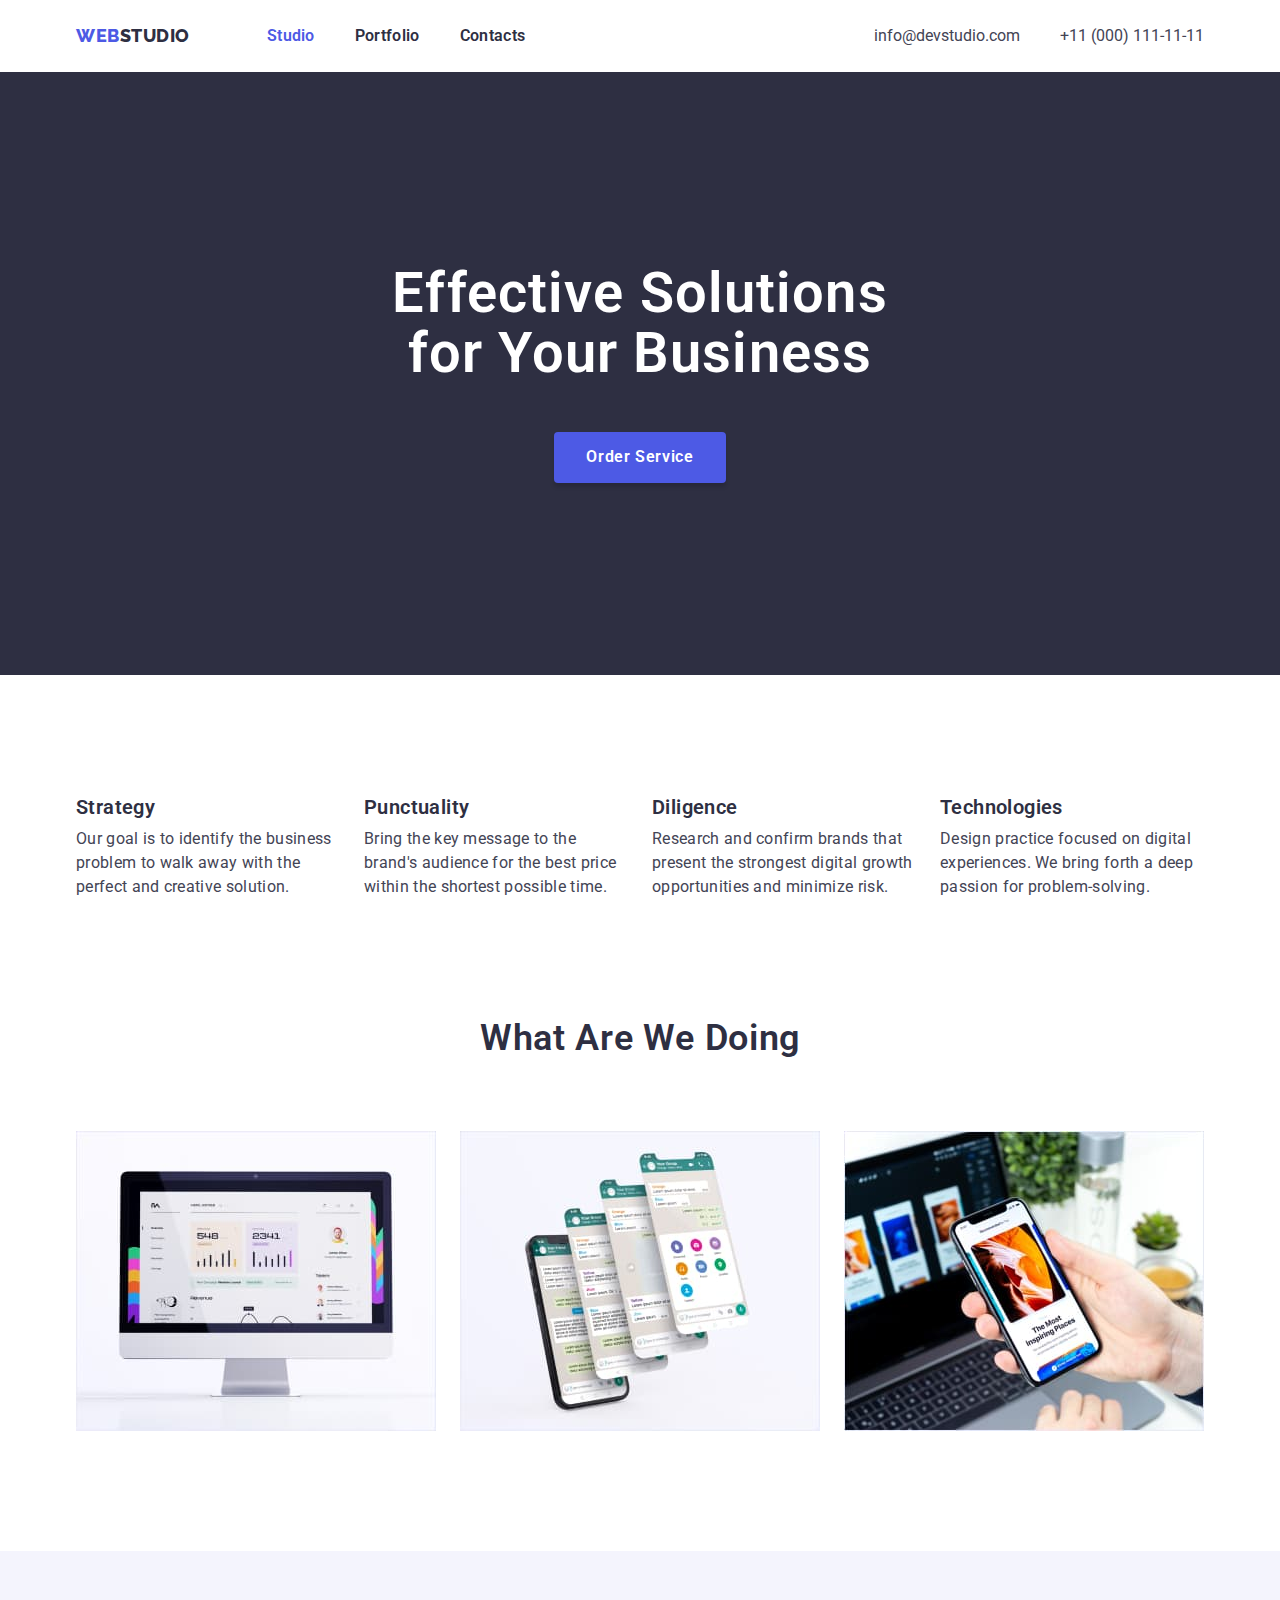
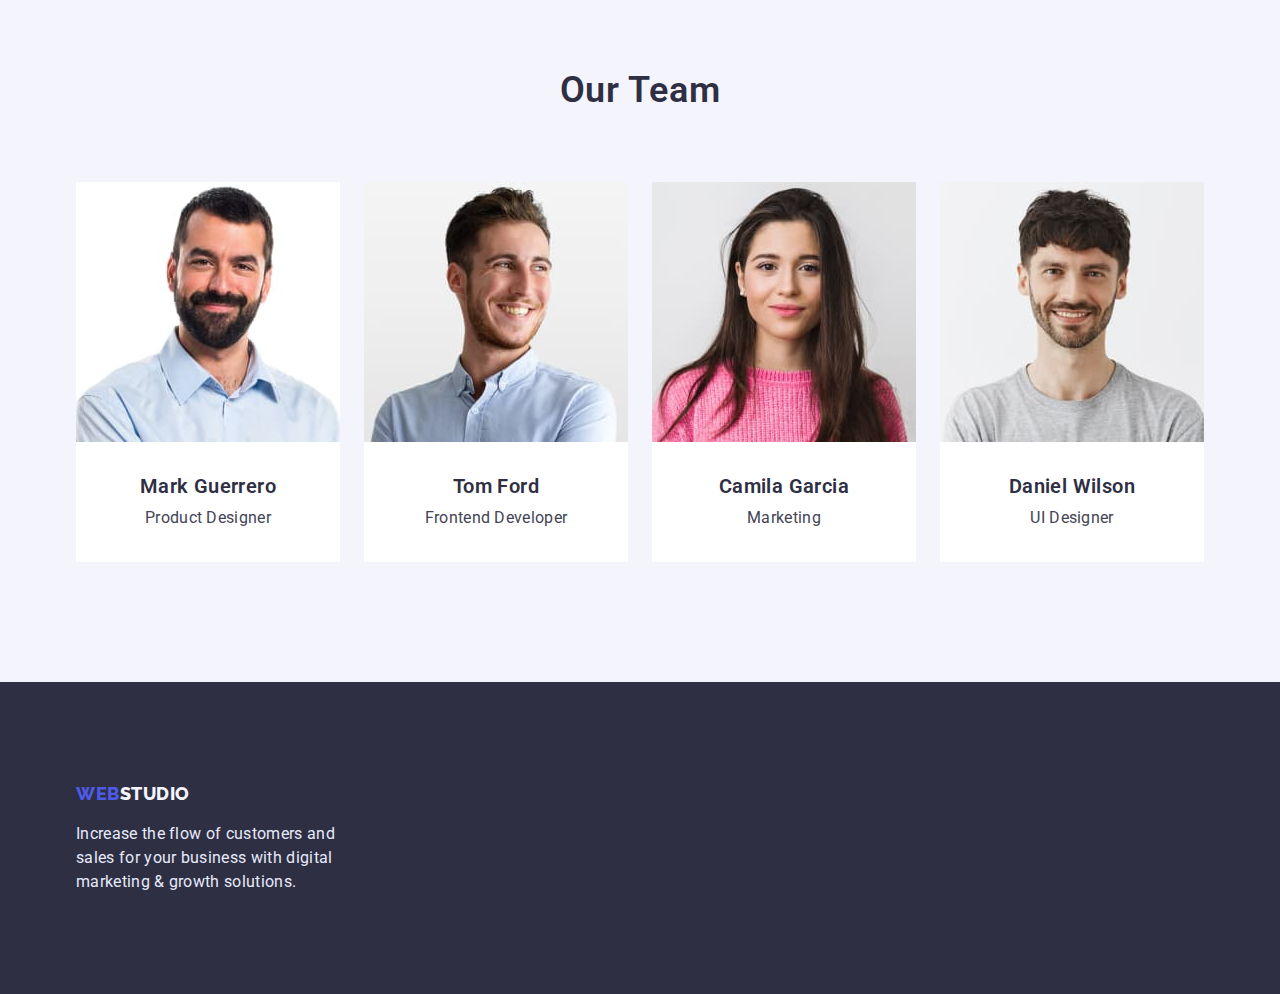
<file: index.html>
<!DOCTYPE html>
<html lang="en">
<head>
    <meta charset="UTF-8">
    <meta http-equiv="X-UA-Compatible" content="IE=edge">
    <meta name="viewport" content="width=<device-width>, initial-scale=1.0">
    <title>Main page</title>
    <link rel="stylesheet" href="https://cdn.jsdelivr.net/npm/modern-normalize@1.1.0/modern-normalize.min.css">
    <link href="https://fonts.googleapis.com/css2?family=Raleway:wght@700&family=Roboto:wght@400;500;700;900&display=swap" rel="stylesheet">
    <link rel="stylesheet" href="./styles/styles.css">
</head>
<body>
<!-- HEADER -->
    <header>
        <div class="container page-header-container">
            <!-- logo and sections -->
            <nav class="nav-section">
                <a class="logo" href="./index.html">Web<span class="logo-studio-up">Studio</span></a>
                <ul class="nav-list">
                    <li class="nav-list-item"><a class="nav-list-item-link current" href="./index.html">Studio</a></li>
                    <li class="nav-list-item"><a class="nav-list-item-link" href="./portfolio.html">Portfolio</a></li>
                    <li class="nav-list-item"><a class="nav-list-item-link" href="#">Contacts</a></li>
                </ul>
            </nav>
            <!-- contacts -->
                <ul class="contact-list">
                    <li class="contact-item"><a class="contact-item-link" href="mailto:info@devstudio.com">info@devstudio.com</a></li>
                    <li class="contact-item"><a class="contact-item-link" href="tel:+110001111111">+11 (000) 111-11-11</a></li>
                </ul>
        </div>
    </header>
<!-- MAIN PART -->
    <main>
        <!-- "hero" section -->
        <section class="hero-section">
            <div class="container hero-section-div">
                <h1 class="hero-section-title">Effective Solutions<br>for Your Business</h1>
                <button class="hero-button">Order Service</button>
            </div>
        </section>
        <!-- principles section -->
        <section class="principles">
            <div class="container principles-div">
                <h2 class="principles-section-title" hidden>Our principles</h2>
                <ul class="principles-section-list">
                    <li class="principles-section-list-item">
                        <h3 class="principles-section-list-item-header">Strategy</h3>
                        <p class="principles-section-list-item-text">Our goal is to identify the business problem to walk away with the perfect and creative solution.</p>
                    </li>
                    <li class="principles-section-list-item">
                        <h3 class="principles-section-list-item-header">Punctuality</h3>
                        <p class="principles-section-list-item-text">Bring the key message to the brand's audience for the best price within the shortest possible time.</p>
                    </li>
                    <li class="principles-section-list-item">
                        <h3 class="principles-section-list-item-header">Diligence</h3>
                        <p class="principles-section-list-item-text">Research and confirm brands that present the strongest digital growth opportunities and minimize risk.</p>
                    </li>
                    <li class="principles-section-list-item">
                        <h3 class="principles-section-list-item-header">Technologies</h3>
                        <p class="principles-section-list-item-text">Design practice focused on digital experiences. We bring forth a deep passion for problem-solving.</p>
                    </li>
                </ul>
            </div>         
        </section>
        <!-- "what are we doing" section  -->
        <section class="what-we-are-doing">
            <div class="container what-we-are-doing-div">
                <h2 class="what-we-are-doing-header">What Are We Doing</h2>
                <ul class="what-we-are-doing-list">
                    <li class="img-doing-item"><img src="images/what_are_we_doing/img.jpg" alt="img1"></li>
                    <li class="img-doing-item"><img src="images/what_are_we_doing/img-1.jpg" alt="img2"></li>
                    <li class="img-doing-item"><img src="images/what_are_we_doing/img-2.jpg" alt="img3"></li>
                </ul>
            </div>
        </section>
        <!-- "our team" section -->
        <section class="our-team">
            <div class="container our-team-div">
                <h2 class="our-team-header">Our Team</h2>
                <ul class="our-team-list">
                    <li class="our-team-list-item">
                        <img class="our-team-list-item-img" src="images/team/img-0.jpg" alt="Mark Guerrero">
                        <div class="our-team-list-item-header-and-text">
                            <h3 class="our-team-list-item-header">Mark Guerrero</h3>
                            <p class="our-team-list-item-text">Product Designer</p>
                        </div>
                    </li>
                    <li class="our-team-list-item">
                        <img class="our-team-list-item-img" src="images/team/img-1.jpg" alt="Tom Ford">
                        <div class="our-team-list-item-header-and-text">
                            <h3 class="our-team-list-item-header">Tom Ford</h3>
                            <p class="our-team-list-item-text">Frontend Developer</p>
                        </div>
                    </li>
                    <li class="our-team-list-item">
                        <img class="our-team-list-item-img" src="images/team/img-2.jpg" alt="Camila Garcia">
                        <div class="our-team-list-item-header-and-text">
                            <h3 class="our-team-list-item-header">Camila Garcia</h3>
                            <p class="our-team-list-item-text">Marketing</p>
                        </div>
                    </li>
                    <li class="our-team-list-item">
                        <img class="our-team-list-item-img" src="images/team/img-3.jpg" alt="Daniel Wilson">
                        <div class="our-team-list-item-header-and-text">
                            <h3 class="our-team-list-item-header">Daniel Wilson</h3>
                            <p class="our-team-list-item-text">UI Designer</p>
                        </div>
                    </li>
                </ul>
            </div>           
        </section>
    </main>
<!-- FOOTER -->
<footer class="footer">
    <div class="container footer-div">
        <a class="logo" href="./index.html"><span class="logo-web">Web</span><span class="logo-studio-down">Studio</span></a>
        <p class="footer-text">
            Increase the flow of customers and <br>
            sales for your business with digital <br>
            marketing & growth solutions.
        </p>
    </div>
</footer>
</body>
</html>
</file>
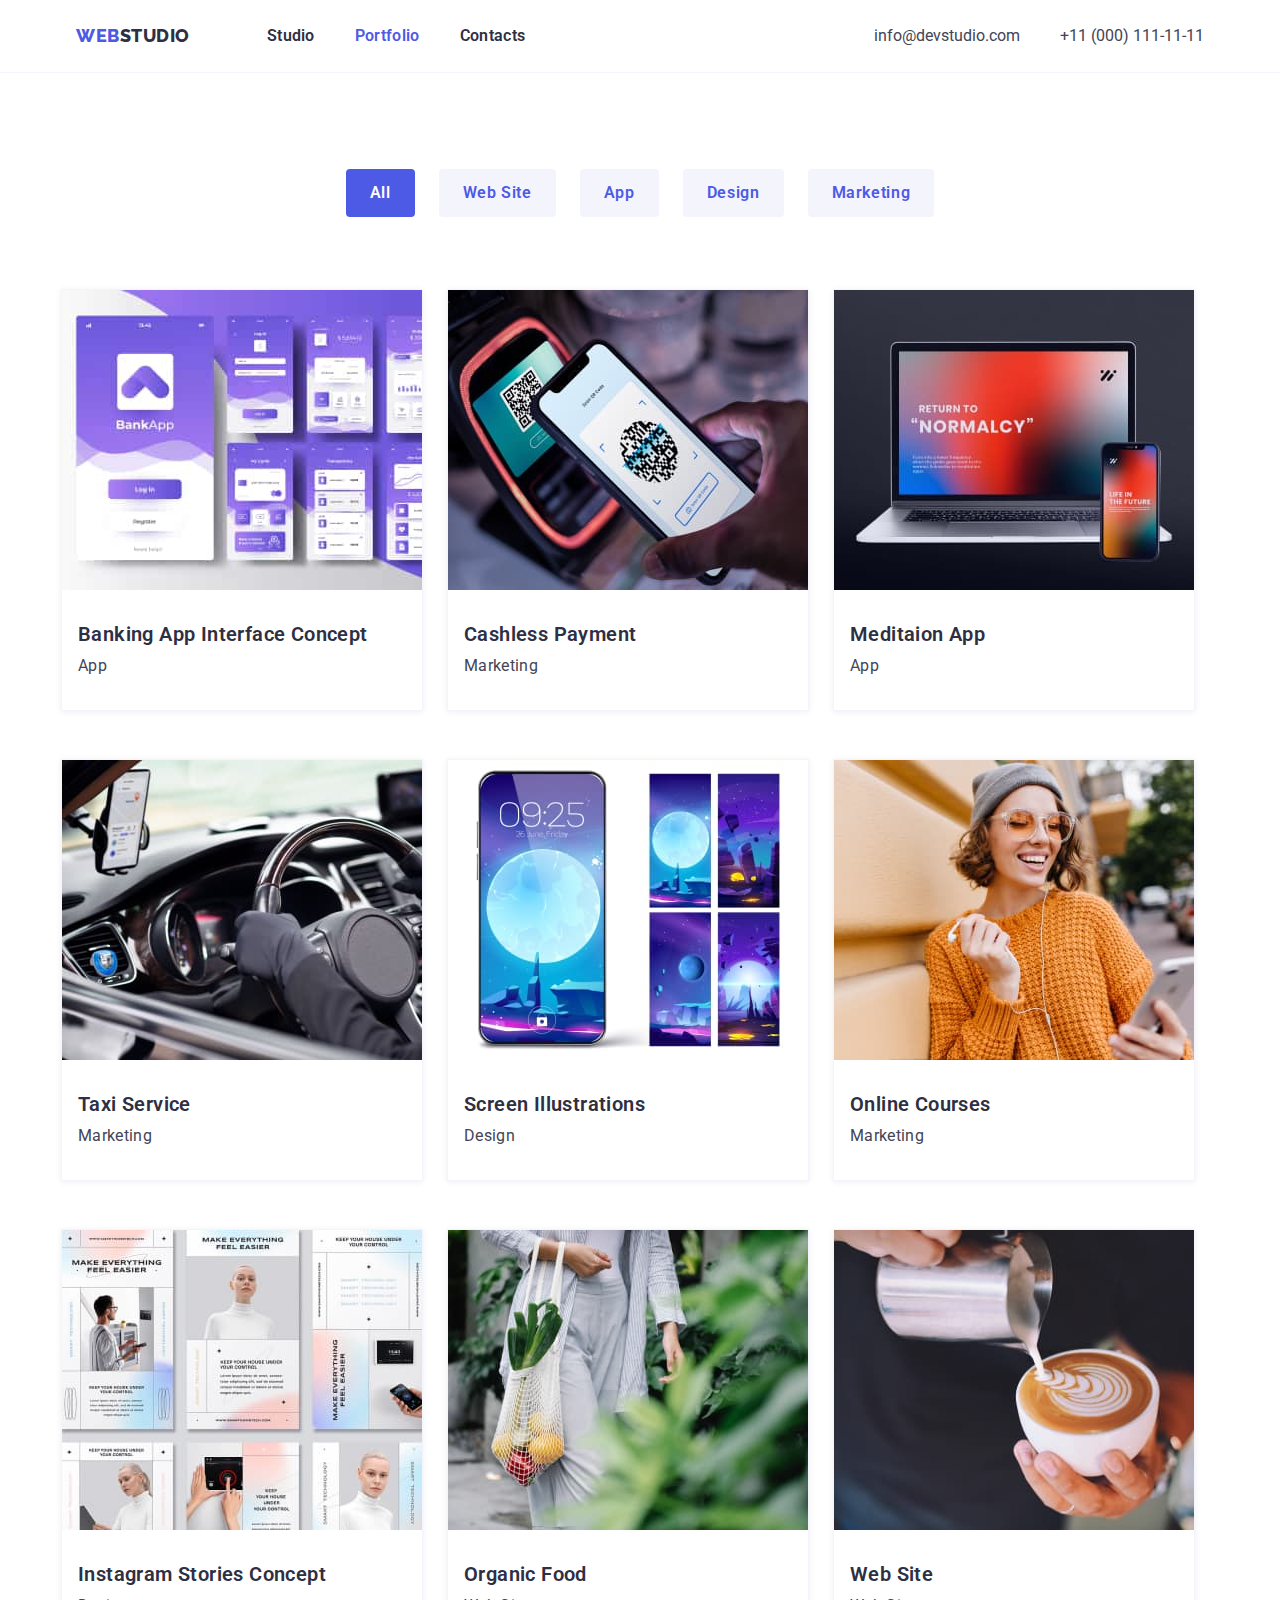
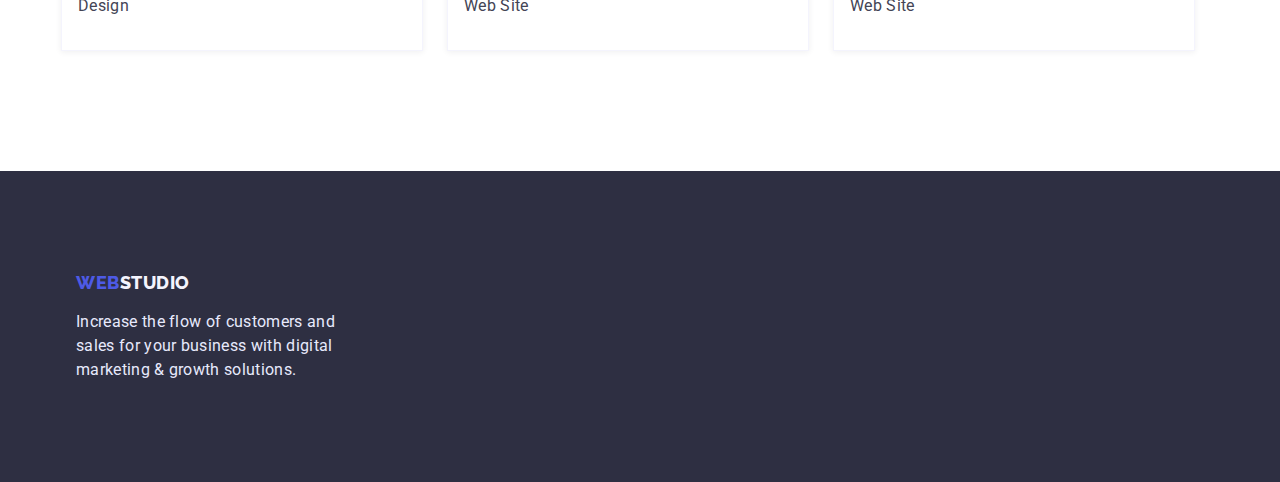
<file: portfolio.html>
<!DOCTYPE html>
<html lang="en">
    <meta charset="UTF-8">
    <meta http-equiv="X-UA-Compatible" content="IE=edge">
    <meta name="viewport" content="width=device-width, initial-scale=1.0">
    <title>Portfolio</title>
    <link rel="stylesheet" href="https://cdn.jsdelivr.net/npm/modern-normalize@1.1.0/modern-normalize.min.css">
    <link href="https://fonts.googleapis.com/css2?family=Raleway:wght@700&family=Roboto:wght@400;500;700;900&display=swap"
    rel="stylesheet">
    <link rel="stylesheet" href="./styles/styles.css">
</head>
<body>
    <!-- HEADER -->
    <header class="header-box">
        <div class="container page-header-container">
            <!-- logo and sections -->
            <nav class="nav-section">
                <a class="logo" href="./index.html">Web<span class="logo-studio-up">Studio</span></a>
                <ul class="nav-list">
                    <li class="nav-list-item"><a class="nav-list-item-link" href="./index.html">Studio</a></li>
                    <li class="nav-list-item"><a class="nav-list-item-link current" href="./portfolio.html">Portfolio</a></li>
                    <li class="nav-list-item"><a class="nav-list-item-link" href="#">Contacts</a></li>
                </ul>
            </nav>
            <!-- contacts -->
            <ul class="contact-list">
                <li class="contact-item"><a class="contact-item-link" href="mailto:info@devstudio.com">info@devstudio.com</a></li>
                <li class="contact-item"><a class="contact-item-link" href="tel:+110001111111">+11 (000) 111-11-11</a></li>
            </ul>
        </div>
    </header>

    <main>
        <!-- Examples of photos -->
        <section class="gallery">
            <div class="container gallery-div">
                <h1 class="gallery-title" hidden>Gallery</h1>
                    <ul class="button-filters-list">
                        <li class="button-filters-list-item"><button class="button-filter button-filter-active" type="button">All</button></li>
                        <li class="button-filters-list-item"><button class="button-filter" type="button">Web Site</button></li>
                        <li class="button-filters-list-item"><button class="button-filter" type="button">App</button></li>
                        <li class="button-filters-list-item"><button class="button-filter" type="button">Design</button></li>
                        <li class="button-filters-list-item"><button class="button-filter" type="button">Marketing</button></li>
                    </ul>
                <ul class="gallery-list">
                    <li class="gallery-list-item">
                        <img src="./images/portfolio/img-1.jpg" width="360" alt="Banking App Interface Concept">
                        <div class="gallery-header-and-text">
                            <h2 class="gallery-list-title">Banking App Interface Concept</h2>
                            <p class="gallery-list-text">App</p>
                        </div>
                    </li>
                    <li class="gallery-list-item">
                        <img src="./images/portfolio/img-2.jpg" width="360" alt="Cashless Payment">
                        <div class="gallery-header-and-text">
                            <h2 class="gallery-list-title">Cashless Payment</h2>
                            <p class="gallery-list-text">Marketing</p>
                        </div>
                    </li>
                    <li class="gallery-list-item">
                        <img src="./images/portfolio/img-3.jpg" width="360" alt="Meditaion App">
                        <div class="gallery-header-and-text">
                            <h2 class="gallery-list-title">Meditaion App</h2>
                            <p class="gallery-list-text">App</p>
                        </div>
                    </li>
                    <li class="gallery-list-item">
                        <img src="./images/portfolio/img-4.jpg" width="360" alt="Taxi Service">
                        <div class="gallery-header-and-text">
                            <h2 class="gallery-list-title">Taxi Service</h2>
                            <p class="gallery-list-text">Marketing</p>
                        </div>
                    </li>
                    <li class="gallery-list-item">
                        <img src="./images/portfolio/img-5.jpg" width="360" alt="Screen Illustrations">
                        <div class="gallery-header-and-text">
                            <h2 class="gallery-list-title">Screen Illustrations</h2>
                            <p class="gallery-list-text">Design</p>
                        </div>
                    </li>
                    <li class="gallery-list-item">
                        <img src="./images/portfolio/img-6.jpg" width="360" alt="Online Courses">
                        <div class="gallery-header-and-text">
                            <h2 class="gallery-list-title">Online Courses</h2>
                            <p class="gallery-list-text">Marketing</p>
                        </div>
                    </li>
                    <li class="gallery-list-item">
                        <img src="./images/portfolio/img-7.jpg" width="360" alt="Instagram Stories Concept">
                        <div class="gallery-header-and-text">
                            <h2 class="gallery-list-title">Instagram Stories Concept</h2>
                            <p class="gallery-list-text">Design</p>
                        </div>
                    </li>
                    <li class="gallery-list-item">
                        <img src="./images/portfolio/img-8.jpg" width="360" alt="Organic Food">
                        <div class="gallery-header-and-text">
                            <h2 class="gallery-list-title">Organic Food</h2>
                            <p class="gallery-list-text">Web Site</p>
                        </div>
                    </li>
                    <li class="gallery-list-item">
                        <img src="./images/portfolio/img-9.jpg" width="360" height="300" alt="Fresh Coffee">
                        <div class="gallery-header-and-text">
                            <h2 class="gallery-list-title">Web Site</h2>
                            <p class="gallery-list-text">Web Site</p>
                        </div>
                    </li>
                </ul>
            </div>
        </section>


    </main>

    <!-- FOOTER -->
    <footer class="footer">
        <div class="container footer-div">
            <a class="logo" href="./index.html">Web<span class="logo-studio-down">Studio</span></a>
            <p class="footer-text">
            Increase the flow of customers and <br>
            sales for your business with digital <br>
            marketing & growth solutions.</p>
        </div>
    </footer>
</body>
</html>
</file>
<file: styles/styles.css>
/* GENERAL */
:root {
    --primary-brand-color: #4D5AE5;
    --shadow-headings-color: #2E2F42;
    --success-color: #31D0AA;
    --body-text-color: #434455;
    --helper-text-color: #8E8F99;
    --accent-color: #E7E9FC;
    --light-mode-color: #F4F4FD;
    --light-background-color: #FFFFFF;
    --hero-button-click: #404BBF;
}
body {
    font-family: 'Roboto', sans-serif;
    color: var(--body-text-color);
    margin: 0;
}

/* STYLES RESET */
h1, h2, h3, h4, h5, h6, p{
    margin-top: 0;
    margin-bottom: 0;
}
ul, ol {
    margin-top: 0;
    margin-bottom: 0;
    margin-left: 0;
    padding-inline-start: 0;
}
img{
    display:block;
    max-width: 100%;
}
button{
    cursor:pointer;
}
.container {
    width: 1158px;
    margin-left: auto;
    margin-right: auto;
    padding-left: 15px;
    padding-right: 15px;
}
/* HEADER */
.logo, .nav-list-item-link, .contact-item-link {
    text-decoration: none;
}
.logo{
    font-family: 'Raleway', sans-serif;
    font-weight: 800;
    font-size: 18px;
    line-height: 1.3;
    letter-spacing: 0.03em;
    text-transform: uppercase;
    color: var(--primary-brand-color);
    margin-right: 77px;
    text-decoration: none;
    margin-right: 77px;
    }
.logo-studio-up {
    font-family: 'Raleway', sans-serif;
    font-weight: 800;
    font-size: 18px;
    line-height: 1.3;
    letter-spacing: 0.03em;
    color: var(--shadow-headings-color);
}
.nav-list-item-link {
    font-weight: 600;
    font-size: 16px;
    line-height: 1.5;
    letter-spacing: 0.02em;
    color: var(--shadow-headings-color);
}
.contact-item-link {
    font-size: 16px;
    line-height: 1.5;
    color: var(--body-text-color);
    text-decoration: none;
}
.nav-list, .contact-list, .button-filters-list, .gallery-list, .principles-section-list, .what-we-are-doing-list, .our-team-list {
    list-style: none;
}
.nav-list-item-link:hover, 
.nav-list-item-link:active, 
.nav-list-item-link:focus,
.contact-item-link:hover,
.contact-item-link:visited {
    color: var(--primary-brand-color);
    text-shadow: 0px 4px 4px rgba(0, 0, 0, 0.25);
}
.page-header-container {
    display: flex;
    align-items: center;
}
.header-box {
    border-bottom-width: 1px;
    border-bottom-style: solid;
    border-bottom-color: var(--light-mode-color);
}
.nav-section,.nav-list,.contact-list {
    display: flex;
}
.contact-list {
    margin-left: auto;
}
.nav-list-item:not(:last-child),
.contact-item:not(:last-child) {
    margin-right: 40px;
}
.nav-list-item, .contact-item, .nav-list-item-link,
.contact-item-link, .logo {
    padding-top: 24px;
    padding-bottom: 24px;
}
.current{
    color: var(--primary-brand-color);
}
/* BUTTON-FILTERS */

.button-filter {
    font-family: inherit;
    font-weight: 600;
    font-size: 16px;
    line-height: 1.5;
    letter-spacing: 0.04em;
    color: var(--primary-brand-color);
    background-color: var(--light-mode-color);
    border: none;
    border-radius: 4px;
    padding: 12px 24px;
}
.button-filter:hover, .button-filter:focus, .button-filter-active {
    background-color: var(--primary-brand-color);
    color: var(--light-background-color);
    border: none;
}

.hero-button:hover {
    background: var(--primary-brand-color);
    box-shadow: 0px 1px 6px rgba(46, 47, 66, 0.08), 0px 1px 1px rgba(46, 47, 66, 0.16), 0px 2px 1px rgba(46, 47, 66, 0.08);
}

.hero-button:active{
    background: var(--hero-button-click);
    box-shadow: 0px 4px 4px rgba(0, 0, 0, 0.15);

}
.hero-button{
    font-family: inherit;
    padding: 16px 32px;
    background: var(--primary-brand-color);
    box-shadow: 0px 4px 4px rgba(0, 0, 0, 0.15);
    border-radius: 4px;
    border: none;

    font-weight: 600;
    font-size: 16px;
    line-height: 1.18;
    letter-spacing: 0.04em;
    color: var(--light-background-color);
   }

/* HERO */
.hero-section-title {    
    font-weight: 600;
    font-size: 56px;
    line-height: 1.07;
    letter-spacing: 0.02em;
    color: var(--light-background-color);
    margin-bottom: 48px;
    
}
.hero-section{
    background-color: var(--shadow-headings-color);
    height: 603px;
    text-align: center;
    padding-top: 192px;
    padding-bottom: 192px;
 }
.hero-section-div{
    display: flex;
    flex-direction: column;
    align-items: center;
    justify-items: center;
}

/* PRINCIPLES */
.principles-section-list-item-header {
    font-weight: 600;
    font-size: 20px;
    line-height: 1.2;
    letter-spacing: 0.02em;
    color: var(--shadow-headings-color);
}
.principles-section-list-item-text {
    font-size: 16px;
    line-height: 1.5;
    letter-spacing: 0.02em;
    color: var(--body-text-color);
}
.principles-section-list{
    display: flex;
}
.principles-section-list-item{
    width: calc((100% - 24px * 3) / 4);
}
.principles-section-list-item:not(:last-child){
    margin-right: 24px;
}
.principles{
    padding-top: 120px;
    padding-bottom: 120px;
}
.principles-section-list-item-header{
    margin-bottom: 8px;
}
/* WHAT WE ARE DOING */
.what-we-are-doing-header, .our-team-header {
    font-weight: 600;
    font-size: 36px;
    line-height: 1.1;
    letter-spacing: 0.02em;
    color: var(--shadow-headings-color);
    margin-bottom: 72px;
}
.what-we-are-doing{
    padding-bottom: 120px;
}

.what-we-are-doing-div {
    display: flex;
    flex-direction: column;
    align-items: center;
    justify-items: center;
}
.what-we-are-doing-list{
    display: flex;
}
.img-doing-item:not(:last-child){
    margin-right: 24px;
}
.img-doing-item{
    width: calc((100% - 24px * 2) / 3);
}
/* OUR TEAM */
.our-team-list-item-header{
    font-weight: 600;
    font-size: 20px;
    line-height: 1.2;
    letter-spacing: 0.02em;
    color: var(--shadow-headings-color);
    text-align: center;
}
.our-team-list-item-text{
    font-size: 16px;
    line-height: 1.5;
    letter-spacing: 0.02em;
    color: var(--body-text-color);
}
.our-team{
    background-color: var(--light-mode-color);
    padding-top: 120px;
    padding-bottom: 120px;
}
.our-team-list-item{
    background-color: var(--light-background-color);
}
.our-team-list-item{
    width: calc((100% - 24 * 3) / 4);
}

.our-team-list-item-header-and-text{
    padding: 32px 16px;
}

.our-team-list-item:not(:last-child){
    margin-right: 24px;
}
.our-team-header{
    text-align: center;
}
.our-team-list{
    display: flex;
    align-items: center;
    justify-items: center;
}
.our-team-list-item-text{
    margin-top: 8px;
    text-align: center;
}
/* GALLERY */
.gallery-list-title{
    font-weight: 600;
    font-size: 20px;
    line-height: 1.2;
    letter-spacing: 0.02em;
    color: var(--shadow-headings-color);
}
.gallery-title{
    text-align: center;
}
.gallery-list-text{
    font-size: 16px;
    line-height: 1.5;
    letter-spacing: 0.02em;
    color: var(--body-text-color);
    margin-top: 8px;
}
.button-filters-list{
    display: flex;
    justify-content:center;
    margin-bottom: 72px;
}
.button-filters-list-item:not(:last-child){
    margin-right: 24px;
}
.gallery-list-item{
    margin-bottom: 48px;
    margin-right: 24px;
    border: 0.5px solid var(--light-mode-color);
    box-shadow: 0px 1px 6px rgba(46, 47, 66, 0.08);
}
.gallery-list-item:hover, .gallery-list-item:focus{
    border: 0.5px solid var(--light-mode-color);
    box-shadow: 0px 1px 6px rgba(46, 47, 66, 0.08), 0px 1px 1px rgba(46, 47, 66, 0.16), 0px 2px 1px rgba(46, 47, 66, 0.08);
}
.gallery{
    padding-top: 96px;
    padding-bottom: 120px;
}
.gallery-div{
    padding-left: 0;
    padding-right: 0;
}

.gallery-list{
    display: flex;
    flex-wrap: wrap;
    margin-right: -24px;
    margin-bottom: -48px;
}
.gallery-header-and-text{
    padding: 32px 16px;
}

/* FOOTER */
.footer-text {
    font-size: 16px;
    line-height: 24px;
    letter-spacing: 0.02em;
    color: var(--accent-color);
    margin-top: 16px;
}
.footer {
    background-color: var(--shadow-headings-color);
    padding-top: 100px;
    padding-bottom: 100px;
}
.logo-studio-down{
    font-family: 'Raleway', sans-serif;
    font-weight: 800;
    font-size: 18px;
    line-height: 1.3;
    letter-spacing: 0.03em;
    color: var(--light-mode-color);
}
</file>
